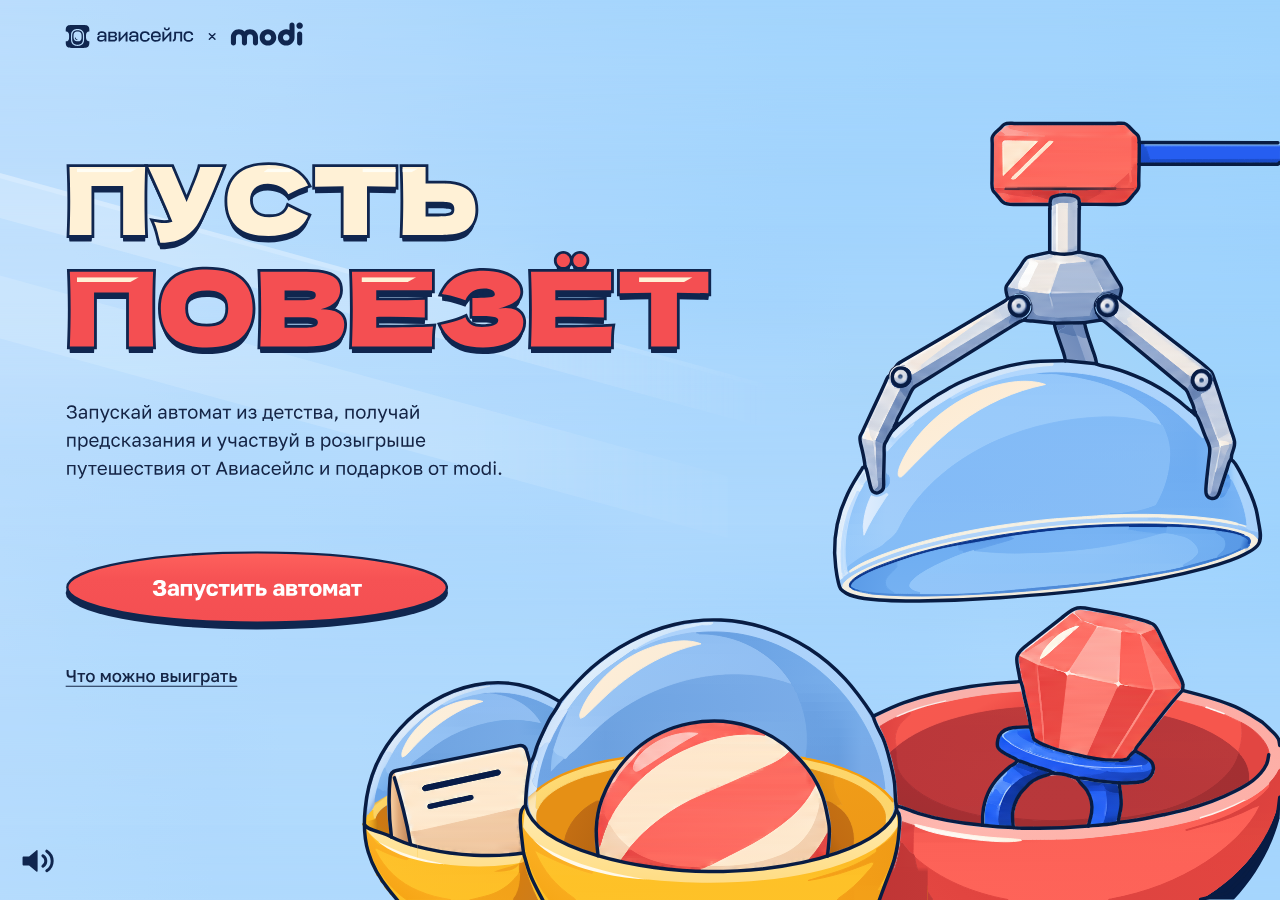
<file: index.html>
<!doctype html>
<html lang="ru" style="background-color:#b1dafa">
<head>
  <meta charset="utf-8">
  <meta name="viewport" content="width=device-width, initial-scale=1, viewport-fit=cover">
  <meta name="description" content="Пусть повезёт — игра с капсулами и предсказаниями, концепт для портфолио.">
  <title>Пусть повезёт</title>
  <link rel="icon" href="data:,">
  <link rel="modulepreload" href="play/sound.js?v=12">
  <link rel="modulepreload" href="play/sound-map.js?v=7">
  <style>
    html, body { height: 100%; margin: 0; overflow: hidden; overscroll-behavior: none; }
    .screen-frame { position: fixed; inset: 0; width: 100%; height: 100%; border: 0; opacity: 1; background: transparent; }
    .screen-frame[data-waiting] { opacity: 0; pointer-events: none; }
    @media (prefers-reduced-motion: no-preference) {
      .screen-frame { transition: opacity 260ms cubic-bezier(.22,1,.36,1); }
    }
    .safe-area {
      position: fixed;
      visibility: hidden;
      pointer-events: none;
      padding: env(safe-area-inset-top) env(safe-area-inset-right) env(safe-area-inset-bottom) env(safe-area-inset-left);
    }
  </style>
  <script src="play/shell.js?v=12" type="module"></script>
</head>
<body>
  <div class="safe-area" aria-hidden="true"></div>
  <noscript><a href="play/">Открыть игру</a></noscript>
  <script>
    // The first screen starts loading at once; shell.js takes it over when it arrives.
    window.pustPovezyotBoot = true;
    (function () {
      var allowed = /^(play|raffle-light-v14)\//;
      var route = location.hash.indexOf('#/') === 0 ? location.hash.slice(2) : '';
      var open = new URLSearchParams(location.search).get('state') === 'open';
      if (!allowed.test(route) || /[\\:]|\.\./.test(route.split('?')[0])) route = open ? 'play/?state=open' : 'play/';
      var frame = document.createElement('iframe');
      frame.className = 'screen-frame';
      frame.title = 'Пусть повезёт';
      frame.allow = 'autoplay';
      frame.setAttribute('data-waiting', '');
      frame.setAttribute('data-route', route);
      frame.src = route;
      document.body.appendChild(frame);
    })();
  </script>
</body>
</html>
</file>
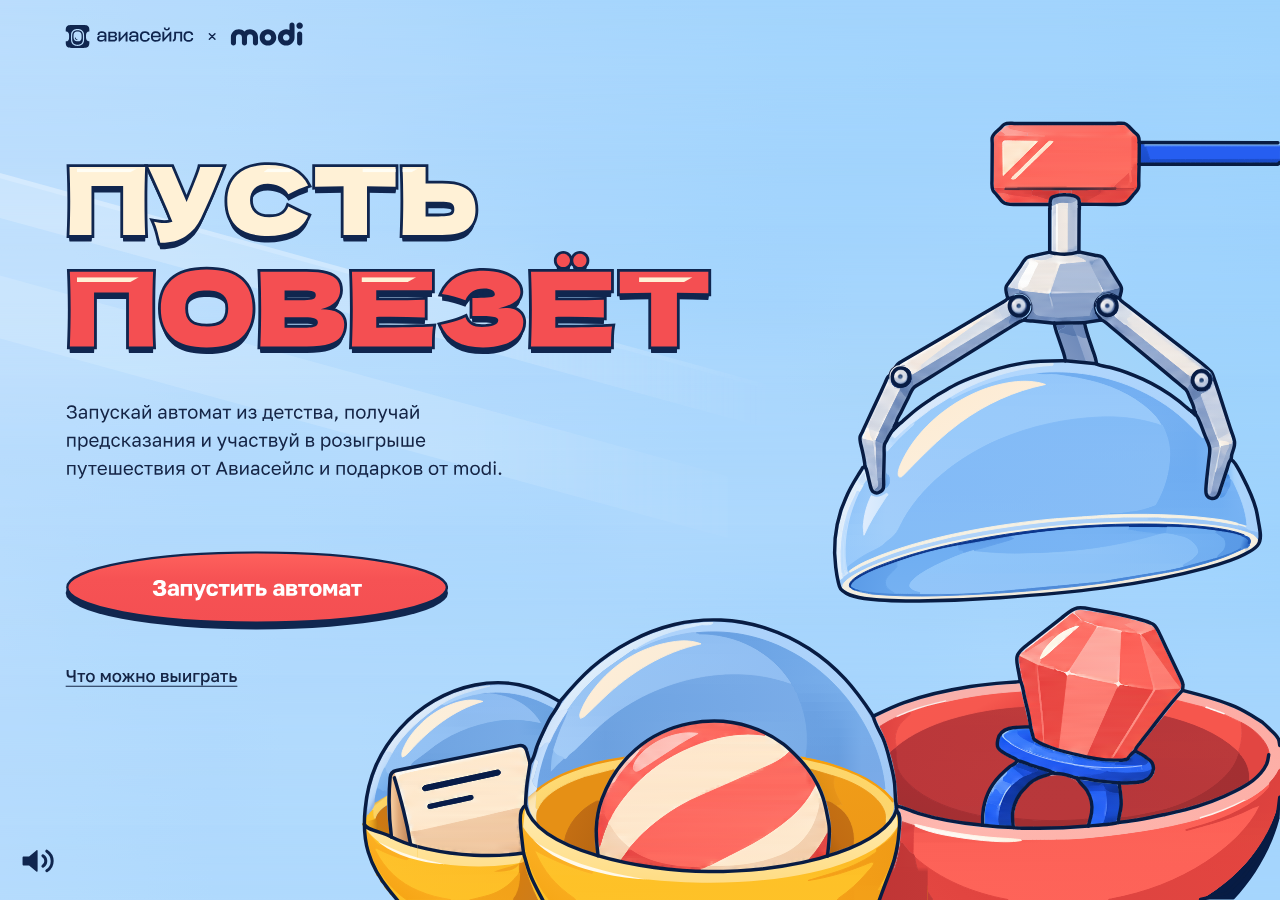
<file: play/index.html>
<!doctype html>
<html lang="ru" style="background-color:#b1dafa">
<head>
  <meta charset="utf-8">
  <meta name="viewport" content="width=device-width, initial-scale=1, viewport-fit=cover">
  <title>Пусть повезёт</title>
  <link rel="icon" href="data:,">
  <link rel="modulepreload" href="screen.js?v=12">
  <link rel="modulepreload" href="sound.js?v=12">
  <link rel="modulepreload" href="sound-map.js?v=7">
  <link rel="stylesheet" href="../raffle-light-v14/styles.css?v=10">
  <link rel="stylesheet" href="game.css?v=11">
  <link rel="modulepreload" href="outcomes.js?v=11">
  <script>
    if (new URLSearchParams(location.search).get('view') === 'prediction') {
      document.documentElement.dataset.prediction = '';
    } else {
      for (const file of ['machine-body', 'machine-grabber']) {
        const preload = document.createElement('link');
        preload.rel = 'preload';
        preload.as = 'image';
        preload.href = `assets/${file}.svg?v=5`;
        preload.fetchPriority = 'high';
        document.head.append(preload);
      }
    }
  </script>
  <script src="game.js?v=25" type="module" blocking="render"></script>
  <script src="../raffle-light-v14/press.js?v=3" defer></script>
</head>
<body class="game">
  <main id="game">
    <section id="start" class="scene" aria-label="Старт игры">
      <div class="desktop">
        <div class="desktop-hero machine-illustration" aria-hidden="true">
          <img class="machine-body" fetchpriority="high" data-src="assets/machine-body.svg?v=5" alt="" width="1040" height="878" data-fallback="assets/vending-machine.svg" fetchpriority="high">
          <img class="machine-grabber" data-src="assets/machine-grabber.svg?v=5" alt="" width="515" height="447">
        </div>
        <div class="desktop-start-copy">
          <a class="home-link desktop-brand" data-action="home" href="./" aria-label="На первый экран"><img src="assets/partners.svg" loading="lazy" alt="Авиасейлс × modi" width="257" height="35"></a>
          <div class="desktop-start-content">
            <img class="desktop-interface" data-src="assets/desktop-start-ui.svg?v=6" alt="" width="1366" height="900" fetchpriority="high">
            <h1 class="sr-only">Пусть повезёт</h1>
            <p class="sr-only">Запускай автомат из детства, получай предсказания и участвуй в розыгрыше путешествия от Авиасейлс и подарков от modi.</p>
            <a class="hotspot launch" data-action="launch" href="capsule.html"><img class="hotspot-art" src="assets/launch-face.svg" alt="" width="408" height="84" loading="lazy"><span class="sr-only">Запустить автомат</span></a>
            <a class="hotspot prizes" data-action="prizes" href="../raffle-light-v14/?from=game"><img class="hotspot-art" src="assets/prizes-label.svg" alt="" width="191" height="42" loading="lazy"><span class="sr-only">Что можно выиграть</span></a>
          </div>
        </div>
      </div>
      <div class="compact">
        <header class="compact-header">
          <a class="home-link" data-action="home" href="./" aria-label="На первый экран"><img src="assets/partners.svg" alt="Авиасейлс × modi" width="257" height="35"></a>
        </header>
        <h1 class="compact-title"><img src="assets/title.svg" alt="Пусть повезёт" width="694" height="208"></h1>
        <p class="compact-intro">Запускай автомат из&nbsp;детства, получай предсказания и&nbsp;участвуй в&nbsp;розыгрыше путешествия от&nbsp;Авиасейлс и&nbsp;подарков от&nbsp;modi.</p>
        <div class="compact-machine machine-illustration" aria-hidden="true">
          <img class="machine-body" fetchpriority="high" data-src="assets/machine-body.svg?v=5" alt="" width="1040" height="878" data-fallback="assets/vending-machine.svg" fetchpriority="high">
          <img class="machine-grabber" data-src="assets/machine-grabber.svg?v=5" alt="" width="515" height="447">
        </div>
        <div class="compact-start-actions">
          <a class="arcade-button" data-action="launch" href="capsule.html">Запустить автомат</a>
          <a class="game-link" data-action="prizes" href="../raffle-light-v14/?from=game">Что можно выиграть</a>
        </div>
      </div>
    </section>
    <section id="prediction" class="scene" aria-label="Предсказание" hidden>
      <div class="desktop">
        <div class="desktop-result-copy">
          <a class="home-link desktop-brand desktop-result-brand" data-action="home" href="./" aria-label="На первый экран"><img src="assets/partners.svg" loading="lazy" alt="Авиасейлс × modi" width="257" height="35"></a>
          <div class="outcome-illustration desktop-reward">
            <img class="desktop-ring" alt="Кольцо с красным камнем в открытой капсуле" width="578" height="612" data-outcome-art>
          </div>
          <img class="desktop-interface" data-src="assets/desktop-result-ui.svg?v=7" alt="" width="1440" height="900" fetchpriority="high">
          <article class="desktop-outcome sr-only">
            <h1 data-outcome-title>Тебе сделают предложение.</h1>
            <p data-outcome-text>Заказать пиццу и никуда не идти.</p>
          </article>
          <a class="hotspot to-raffle" data-action="raffle" href="../raffle-light-v14/?from=game"><img class="hotspot-art" src="assets/raffle-face.svg" alt="" width="346" height="81" loading="lazy"><span class="sr-only">К розыгрышу</span></a>
          <a class="hotspot again" data-action="again" href="capsule.html?spin=1"><img class="hotspot-art" src="assets/again-face.svg" alt="" width="224" height="81" loading="lazy"><span class="sr-only">Ещё капсула</span></a>
        </div>
      </div>
      <div class="compact">
        <header class="compact-header">
          <a class="home-link" data-action="home" href="./" aria-label="На первый экран"><img src="assets/partners.svg" alt="Авиасейлс × modi" width="257" height="35"></a>
        </header>
        <div class="outcome-illustration compact-reward">
          <img class="compact-ring" alt="Кольцо с красным камнем в открытой капсуле" width="578" height="612" data-outcome-art>
        </div>
        <article class="paper">
          <h1 data-outcome-title>Тебе сделают предложение.</h1>
          <p data-outcome-text>Заказать пиццу и никуда не идти.</p>
        </article>
        <div class="compact-result-actions">
          <a class="arcade-button" data-action="raffle" href="../raffle-light-v14/?from=game">К розыгрышу</a>
          <a class="arcade-button secondary" data-action="again" href="capsule.html?spin=1">Ещё капсула</a>
        </div>
      </div>
    </section>
  </main>
</body>
</html>
</file>
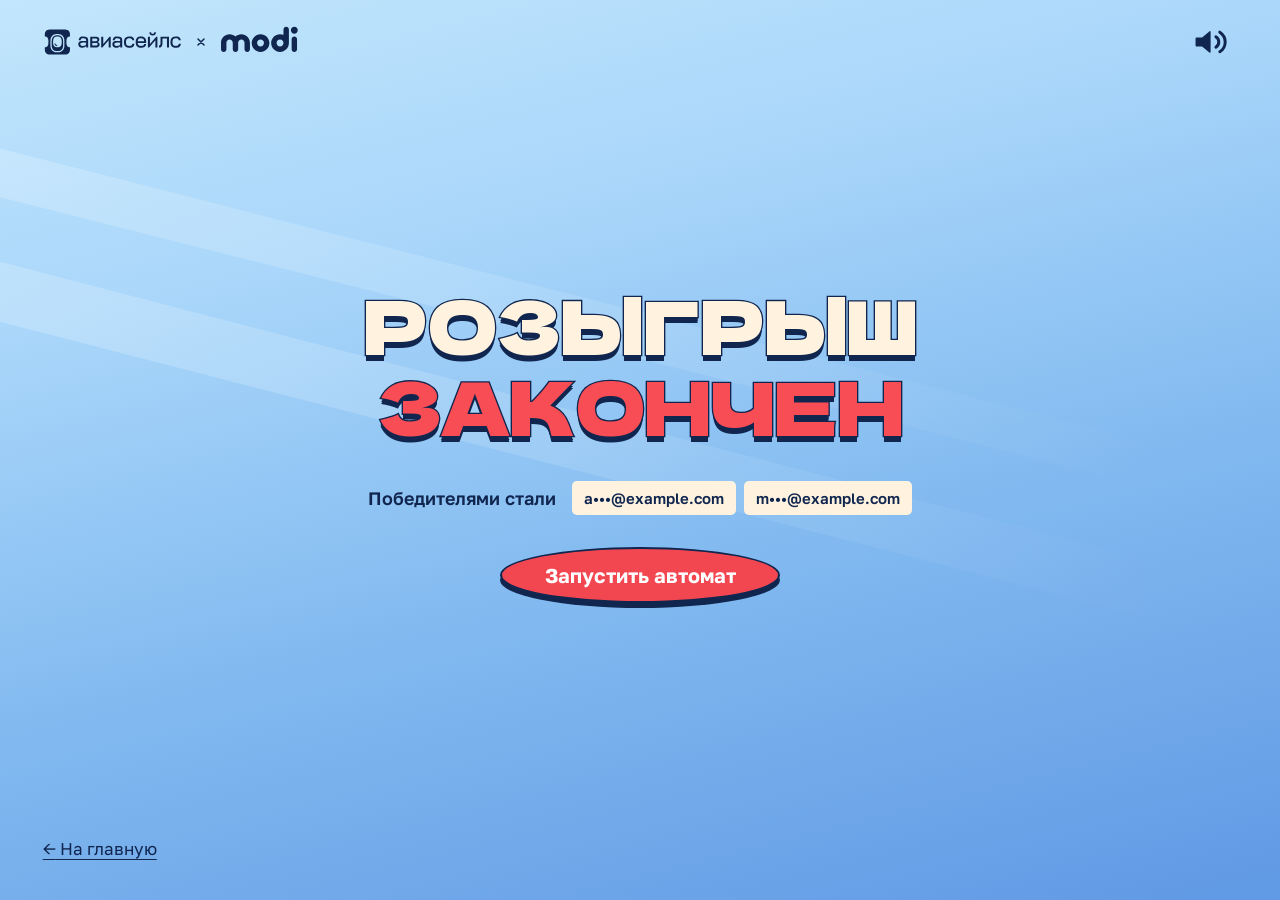
<file: raffle-light-v14/index.html>
<!doctype html>
<html lang="ru" style="background-color:#b7e1fd">
<head>
  <meta charset="utf-8">
  <meta name="viewport" content="width=device-width, initial-scale=1, viewport-fit=cover">
  <title>Розыгрыш закончен · Пусть повезёт</title>
  <link rel="icon" href="data:,">
  <link rel="modulepreload" href="../play/screen.js?v=12">
  <link rel="modulepreload" href="../play/sound.js?v=12">
  <link rel="modulepreload" href="../play/sound-map.js?v=7">
  <link rel="stylesheet" href="styles.css?v=10">
  <script src="press.js?v=3" defer></script>
  <script src="preview.js?v=2" defer blocking="render"></script>
  <script src="sound.js?v=12" type="module"></script>
</head>
<body class="raffle-page">
  <div class="screen">
    <svg class="reflection" viewBox="0 0 1440 900" preserveAspectRatio="xMidYMid slice" aria-hidden="true">
      <defs>
        <linearGradient id="reflection-fade">
          <stop stop-color="#effaff" stop-opacity=".27"/>
          <stop offset=".42" stop-color="#effaff" stop-opacity=".17"/>
          <stop offset="1" stop-color="#effaff" stop-opacity="0"/>
        </linearGradient>
      </defs>
      <path d="M0 128 1240 445V490L0 177ZM0 241 1240 563V621L0 301Z" fill="url(#reflection-fade)"/>
    </svg>
    <header class="header">
      <a class="home-link" href="../play/" aria-label="На первый экран"><img class="partners" src="../play/assets/partners.svg" alt="Авиасейлс × modi" width="257" height="35"></a>
    </header>
    <main class="content" aria-labelledby="raffle-title">
      <h1 id="raffle-title">Розыгрыш <span id="title-end">закончен</span></h1>
      <p class="intro" id="intro" hidden>Разыгрываем путешествие от&nbsp;Авиасейлс<br class="desktop-break"> и&nbsp;подарочные карты modi.</p>
      <section class="winners" id="winners" aria-labelledby="winners-title">
        <h2 id="winners-title">Победителями стали</h2>
        <ul class="winner-list">
          <li class="winner-email">a•••@example.com</li>
          <li class="winner-email">m•••@example.com</li>
        </ul>
      </section>
      <form class="ticket" id="entry" aria-label="Заявка на участие" hidden>
        <label for="email">Электронная почта</label>
        <div class="form-row">
          <input id="email" type="email" placeholder="you@example.com" required autocomplete="email" aria-describedby="entry-helper">
          <button class="arcade-button" type="submit">Участвовать</button>
        </div>
        <p id="entry-helper" class="helper" aria-live="polite">Демо-форма. Почта никуда не&nbsp;отправляется.</p>
      </form>
      <a id="restart" class="arcade-button restart" href="../play/capsule.html?spin=1">Запустить автомат</a>
    </main>
    <footer class="footer">
      <a href="../play/"><span aria-hidden="true">←</span> На главную</a>
    </footer>
  </div>
</body>
</html>
</file>
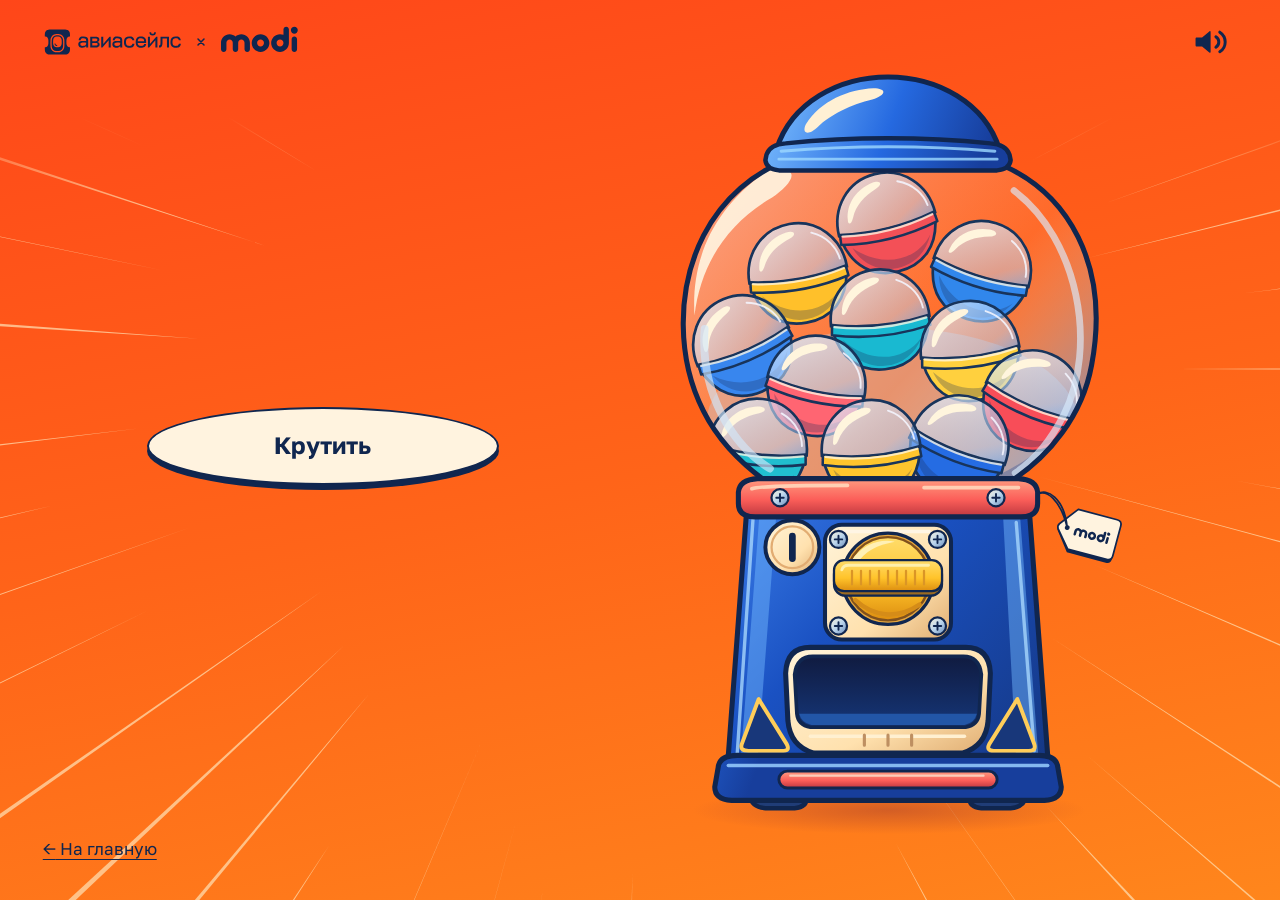
<file: play/capsule.html>
<!doctype html>
<html lang="ru" style="background-color:#ff6821">
<head>
  <meta charset="utf-8">
  <meta name="viewport" content="width=device-width, initial-scale=1, viewport-fit=cover">
  <title>Автомат · Пусть повезёт</title>
  <link rel="icon" href="data:,">
  <link rel="modulepreload" href="screen.js?v=12">
  <link rel="modulepreload" href="sound.js?v=12">
  <link rel="modulepreload" href="sound-map.js?v=7">
  <link rel="stylesheet" href="../raffle-light-v14/styles.css?v=10">
  <link rel="stylesheet" href="capsule.css?v=10">
  <link rel="preload" href="assets/vending-machine.svg" as="fetch" crossorigin>
  <link rel="modulepreload" href="outcomes.js?v=11">
  <script src="capsule.js?v=23" type="module"></script>
  <script src="../raffle-light-v14/press.js?v=3" defer></script>
</head>
<body>
  <div class="screen capsule-screen">
    <div class="vending-rays" aria-hidden="true"><span></span><span></span></div>
    <header class="header">
      <a class="home-link" href="./" aria-label="На первый экран"><img class="partners" src="assets/partners.svg" alt="Авиасейлс × modi" width="257" height="35"></a>
    </header>
    <main class="capsule-stage" data-phase="loading" aria-busy="true">
      <form class="capsule-form" action="./" method="get">
        <input type="hidden" name="view" value="prediction">
        <input type="hidden" name="state" value="open" disabled>
        <input type="hidden" name="prize" disabled>
        <div class="vending-controls">
          <p class="vending-status" role="status"></p>
          <button class="arcade-button vending-trigger" type="button" disabled>Крутить</button>
        </div>
        <div class="vending-frame">
          <div class="vending-machine">
            <div class="vending-art"></div>
            <button class="vending-dial" type="button" aria-label="Повернуть ручку автомата" disabled></button>
            <div class="vending-outlet" hidden aria-hidden="true"><img src="assets/closed-capsule.svg" width="440" height="440" alt=""></div>
          </div>
        </div>
        <button class="capsule-action" type="submit" aria-label="Открыть капсулу" hidden disabled>
          <span class="capsule-roll">
            <img class="capsule-art" src="assets/closed-capsule.svg" alt="" width="440" height="440" fetchpriority="high">
            <span class="capsule-shell capsule-shell-top"></span>
            <span class="capsule-shell capsule-shell-bottom"></span>
          </span>
          <span class="capsule-label" aria-hidden="true">Открыть капсулу</span>
        </button>
      </form>
      <noscript>Чтобы запустить автомат, включи JavaScript.</noscript>
    </main>
    <footer class="footer">
      <a href="./"><span aria-hidden="true">←</span> На главную</a>
    </footer>
  </div>
</body>
</html>
</file>
<file: raffle-light-v14/styles.css>
@font-face {
  font-family: Dela;
  src: url(assets/dela-cyrillic-latin.woff2) format('woff2');
  font-display: swap;
}
@font-face {
  font-family: Golos;
  src: url(assets/golos-text.woff2) format('woff2');
  font-weight: 100 900;
  font-display: swap;
}
:root {
  --ink: #10264f;
  --cream: #fff3df;
  --coral: #f94d55;
  --edge: clamp(16px, 3.34vw, 64px);
  --edge-left: max(var(--edge), var(--safe-left, env(safe-area-inset-left, 0px)));
  --edge-right: max(var(--edge), var(--safe-right, env(safe-area-inset-right, 0px)));
}
* { box-sizing: border-box; }
body { margin: 0; font-family: Golos, sans-serif; color: var(--ink); }
[hidden] { display: none !important; }

@media (prefers-reduced-motion: no-preference) {
  @view-transition { navigation: auto; }

  ::view-transition-old(root) {
    animation: none;
    mix-blend-mode: normal;
  }

  ::view-transition-new(root) {
    animation: screen-arrival 260ms cubic-bezier(.22,1,.36,1) both;
    mix-blend-mode: normal;
  }

  @keyframes screen-arrival { from { opacity: 0; } }
}

.screen {
  position: relative;
  isolation: isolate;
  display: grid;
  grid-template-rows: auto 1fr auto;
  min-height: 100svh;
  background: linear-gradient(166deg, #c2e6fc 0%, #a9d6fa 28%, #82baf0 60%, #6099e4 100%);
}
.reflection {
  position: absolute;
  z-index: -1;
  inset: 0;
  width: 100%;
  height: 100%;
  pointer-events: none;
}
.header {
  display: flex;
  align-items: center;
  justify-content: space-between;
  gap: 20px;
  padding: max(24px, var(--safe-top, env(safe-area-inset-top, 0px))) max(var(--edge-right), 6.4vw) 0 var(--edge-left);
}
.header img { display: block; height: auto; }
.partners { width: min(50vw, 257px); }
.wordmark { width: min(27vw, 170px); }
.content {
  align-self: center;
  justify-self: center;
  width: min(calc(100% - 2 * var(--edge)), 1000px);
  margin: clamp(48px, 7.5vh, 80px) auto;
  text-align: center;
}
h1 {
  margin: 0;
  color: var(--cream);
  font: 400 clamp(32px, 5.75vw, 88px)/1.1 Dela, sans-serif;
  letter-spacing: -.016em;
  text-transform: uppercase;
  -webkit-text-stroke: 2.7px var(--ink);
  paint-order: stroke fill;
  text-shadow: 0 4px 0 var(--ink), 0 6px 0 var(--ink);
}
h1 span { display: block; color: var(--coral); }
.intro {
  margin: 28px auto 0;
  max-width: 32em;
  font-size: clamp(18px, 1.6vw, 23px);
  line-height: 1.42;
  text-wrap: pretty;
}
.winners {
  display: flex;
  align-items: center;
  justify-content: center;
  flex-wrap: wrap;
  gap: 10px 16px;
  margin: 36px auto 0;
}
.winners h2 { margin: 0; font-size: 18px; font-weight: 600; line-height: 1.35; }
.winner-list {
  display: flex;
  justify-content: center;
  flex-wrap: wrap;
  gap: 8px;
  margin: 0;
  padding: 0;
  list-style: none;
}
.winner-email {
  padding: 7px 12px;
  border-radius: 5px;
  background: var(--cream);
  font-size: 15px;
  font-weight: 600;
  line-height: 1.35;
}
.ticket {
  position: relative;
  isolation: isolate;
  width: min(100%, 740px);
  margin: 32px auto 0;
  padding: 24px 36px 22px;
  text-align: left;
}
.ticket::before, .ticket::after {
  position: absolute;
  z-index: -1;
  inset: 0;
  content: '';
  border-radius: 5px;
  mask: radial-gradient(circle at left, transparent 10px, #000 10.8px) left / 51% 100% no-repeat,
        radial-gradient(circle at right, transparent 10px, #000 10.8px) right / 51% 100% no-repeat;
}
.ticket::before { background: var(--ink); transform: translateY(2px); }
.ticket::after { background: var(--cream); }
label { display: block; margin: 0 0 8px; font-size: 16px; font-weight: 600; }
.form-row { display: grid; grid-template-columns: minmax(0, 1fr) 222px; gap: 20px; align-items: center; }
input {
  width: 100%;
  min-width: 0;
  height: 56px;
  padding: 0 16px;
  border: 1px solid #778da9;
  border-radius: 7px;
  background: #fffdfa;
  color: var(--ink);
  font: 400 18px/1.35 Golos, sans-serif;
}
input::placeholder { color: #52667f; opacity: 1; }
.arcade-button {
  display: inline-flex;
  min-height: 56px;
  align-items: center;
  justify-content: center;
  padding: 10px 28px;
  border: 2px solid var(--ink);
  border-radius: 50%;
  color: white;
  background: #f24751;
  box-shadow: 0 5px 0 var(--ink);
  cursor: pointer;
  font: 700 20px/1.25 Golos, sans-serif;
  text-decoration: none;
}
.arcade-button:hover { background: #e83d48; }
.arcade-button:is(:enabled:active, a:active, [data-pressed]) {
  box-shadow: 0 2px 0 var(--ink);
  translate: 0 3px;
  filter: brightness(.97);
}

:is(.game-link, .footer a):is(:active, [data-pressed]) {
  translate: 0 2px;
  opacity: .76;
}

@media (prefers-reduced-motion: no-preference) {
  :is(.arcade-button, .game-link, .footer a) {
    transition: translate 85ms ease-out, box-shadow 85ms ease-out, opacity 85ms ease-out, filter 85ms ease-out;
  }
}

@media (prefers-reduced-motion: reduce) {
  :is(.arcade-button, .game-link, .footer a):is(:active, [data-pressed]) { translate: none; }
}
:where(button, input, a):focus-visible { outline: 2px solid var(--ink); outline-offset: 4px; }
.helper { margin: 13px 0 0; font-size: 14px; line-height: 1.4; }
.restart { margin-top: 32px; min-width: 280px; }
.footer { padding: 0 var(--edge-right) max(29px, var(--safe-bottom, env(safe-area-inset-bottom, 0px))) var(--edge-left); font-size: 17px; line-height: 1.4; }
.footer a { position: relative; display: inline-block; min-width: 44px; padding-block: 11px; line-height: 22px; color: var(--ink); text-underline-offset: 4px; }
@media (max-width: 740px) {
  h1 { -webkit-text-stroke-width: 2px; text-shadow: 0 3px 0 var(--ink), 0 4px 0 var(--ink); }
  .header { padding-right: var(--edge-right); }
  .ticket { padding: 20px 24px; }
  .form-row { grid-template-columns: 1fr; gap: 12px; }
  .arcade-button { justify-self: center; min-width: 210px; }
  .desktop-break { display: none; }
  .footer { padding-bottom: max(14px, var(--safe-bottom, env(safe-area-inset-bottom, 0px))); }
}
@media (max-width: 380px) {
  h1 { font-size: 29px; }
  .intro { font-size: 17px; }
  .restart { min-width: 0; width: 100%; }
}

@media (max-height: 640px) {
  .raffle-page .header {
    padding-top: max(14px, var(--safe-top, env(safe-area-inset-top, 0px)));
  }

  .raffle-page .content {
    margin-block: clamp(16px, 4svh, 32px);
  }

  .raffle-page h1 {
    font-size: clamp(27px, min(5.75vw, 10svh), 58px);
  }

  .raffle-page :is(.winners, .intro, .ticket, .restart) {
    margin-top: clamp(12px, 3.5svh, 22px);
  }

  .raffle-page .winners { gap: 6px 10px; }
  .raffle-page .footer { padding-bottom: max(6px, var(--safe-bottom, env(safe-area-inset-bottom, 0px))); }
  .raffle-page .arcade-button { min-height: 48px; font-size: 18px; }
}

@media (min-width: 560px) and (max-height: 640px) and (min-aspect-ratio: 5/4) {
  .raffle-page .header .wordmark { width: min(22vw, 122px); }
  .raffle-page .intro { font-size: 17px; }
  .raffle-page .winner-email { font-size: 14px; }
  .raffle-page .winners h2 { font-size: 16px; }
  .raffle-page .ticket { max-width: 620px; padding: 13px 23px; }
  .raffle-page .form-row { grid-template-columns: minmax(0, 1fr) auto; gap: 12px; }
  .raffle-page input { height: 48px; font-size: 16px; }
  .raffle-page .form-row .arcade-button { min-width: 148px; padding-inline: 18px; }
  .raffle-page .helper { margin-top: 8px; }
}

/* Laptops with browser bars */
@media (min-width: 741px) and (min-height: 641px) and (max-height: 799px) {
  .raffle-page .content { margin-block: clamp(14px, 3svh, 28px); }
  .raffle-page h1 { font-size: min(5.75vw, 9.8svh); }
  .raffle-page :is(.intro, .ticket, .winners, .restart) { margin-top: clamp(16px, 3svh, 24px); }
  .raffle-page .footer { padding-bottom: max(12px, var(--safe-bottom, env(safe-area-inset-bottom, 0px))); }
}

/* Phones on their side */
@media (min-width: 480px) and (max-height: 460px) and (min-aspect-ratio: 5/4) {
  .raffle-page .header { padding-top: max(10px, var(--safe-top, env(safe-area-inset-top, 0px))); }
  .raffle-page .header .partners { width: min(36vw, 186px); }
  .raffle-page .header .wordmark { width: min(18vw, 92px); }
  .raffle-page .content { margin-block: 4px; }
  .raffle-page h1 { font-size: clamp(22px, 7.4svh, 34px); }
  .raffle-page .intro { max-width: none; margin-top: 10px; font-size: 14px; line-height: 1.3; }
  .raffle-page .desktop-break { display: none; }
  .raffle-page :is(.ticket, .winners, .restart) { margin-top: clamp(7px, 3svh, 16px); }
  .raffle-page .ticket { padding: 7px 22px; }
  .raffle-page .ticket label { margin-bottom: 3px; font-size: 14px; }
  .raffle-page .form-row { grid-template-columns: minmax(0, 1fr) auto; }
  .raffle-page input { height: 44px; }
  .raffle-page .arcade-button { min-height: 44px; }
  .raffle-page .helper { margin-top: 4px; font-size: 12px; line-height: 1.25; }
  .raffle-page .footer { padding-bottom: var(--safe-bottom, env(safe-area-inset-bottom, 0px)); font-size: 15px; }
}

/* Large monitors and TVs. --u is one pixel of the 1700 x 950 composition. */
@media (min-width: 1700px) and (min-height: 950px) {
  :root { --u: min(100vw / 1700, 100svh / 950); }
  .header .partners { width: calc(257 * var(--u)); }
  .header .wordmark { width: calc(170 * var(--u)); }
  .header { padding-top: calc(24 * var(--u)); }
  .footer { padding-bottom: calc(29 * var(--u)); font-size: calc(17 * var(--u)); }
  .raffle-page .content { width: calc(1000 * var(--u)); }
  .raffle-page h1 {
    font-size: calc(88 * var(--u));
    -webkit-text-stroke-width: calc(2.7 * var(--u));
    text-shadow: 0 calc(4 * var(--u)) 0 var(--ink), 0 calc(6 * var(--u)) 0 var(--ink);
  }
  .raffle-page .intro { margin-top: calc(28 * var(--u)); font-size: calc(23 * var(--u)); }
  .raffle-page .winners { margin-top: calc(36 * var(--u)); gap: calc(10 * var(--u)) calc(16 * var(--u)); }
  .raffle-page .winners h2 { font-size: calc(18 * var(--u)); }
  .raffle-page .winner-list { gap: calc(8 * var(--u)); }
  .raffle-page .winner-email { padding: calc(7 * var(--u)) calc(12 * var(--u)); border-radius: calc(5 * var(--u)); font-size: calc(15 * var(--u)); }
  .raffle-page .ticket { width: calc(740 * var(--u)); margin-top: calc(32 * var(--u)); padding: calc(24 * var(--u)) calc(36 * var(--u)) calc(22 * var(--u)); }
  .raffle-page label { margin-bottom: calc(8 * var(--u)); font-size: calc(16 * var(--u)); }
  .raffle-page .form-row { grid-template-columns: minmax(0, 1fr) calc(222 * var(--u)); gap: calc(20 * var(--u)); }
  .raffle-page input { height: calc(56 * var(--u)); padding-inline: calc(16 * var(--u)); border-radius: calc(7 * var(--u)); font-size: calc(18 * var(--u)); }
  .raffle-page .arcade-button {
    min-height: calc(56 * var(--u));
    border-width: calc(2 * var(--u));
    box-shadow: 0 calc(5 * var(--u)) 0 var(--ink);
    font-size: calc(20 * var(--u));
  }
  .raffle-page .arcade-button:is(:enabled:active, a:active, [data-pressed]) { box-shadow: 0 calc(2 * var(--u)) 0 var(--ink); }
  .raffle-page .restart { min-width: calc(280 * var(--u)); margin-top: calc(32 * var(--u)); }
  .raffle-page .helper { margin-top: calc(13 * var(--u)); font-size: calc(14 * var(--u)); }
}

/* Tablets upright */
@media (min-width: 700px) and (min-height: 850px) and (max-aspect-ratio: 5/4) {
  .raffle-page h1 { font-size: min(8.4vw, 84px); }
  .raffle-page .intro { margin-top: 34px; font-size: clamp(21px, 2.8vw, 27px); }
  .raffle-page .ticket { width: 100%; margin-top: 40px; padding: 32px 40px; }
  .raffle-page label { font-size: 19px; }
  .raffle-page input { height: 64px; font-size: 21px; }
  .raffle-page .arcade-button { min-height: 66px; font-size: 22px; }
  .raffle-page .helper { font-size: 16px; }
  .raffle-page .winners h2 { font-size: 22px; }
  .raffle-page .winner-email { font-size: 19px; }
}

/* Sound switch */
.sound-toggle {
  --sound-size: clamp(44px, min(4.2vw, 6.4svh), 88px);
  flex: none;
  display: grid;
  place-items: center;
  width: var(--sound-size);
  height: var(--sound-size);
  margin: 0;
  padding: 0;
  border: 0;
  border-radius: 50%;
  background: transparent;
  color: var(--ink);
  cursor: pointer;
  touch-action: manipulation;
  -webkit-tap-highlight-color: transparent;
}
.sound-toggle svg { width: 78%; height: 78%; pointer-events: none; }
.sound-toggle .sound-slash { display: none; }
.sound-toggle[aria-pressed="true"] svg { scale: .78; }
.sound-toggle[aria-pressed="true"] .sound-slash { display: block; }
.sound-toggle[aria-pressed="true"] .sound-waves { display: none; }
.sound-toggle:is(:active, [data-pressed]) svg { scale: .88; }
@media (prefers-reduced-motion: no-preference) {
  .sound-toggle svg { transition: scale 180ms cubic-bezier(.2,.8,.2,1); }
}
.header { column-gap: clamp(6px, 1.2vw, 24px); padding-right: var(--edge-right); }
.header .wordmark { margin-left: auto; }
.compact-header { column-gap: 8px; }
.compact-header .compact-wordmark { margin-left: auto; }
.sound-toggle-start, .sound-toggle-result { position: absolute; z-index: 2; }
.sound-toggle-start { left: max(10px, .8vw); bottom: max(10px, 1.4svh); }
.sound-toggle-result { right: max(8px, 1vw); top: max(8px, 2svh); }
@media (max-width: 559px) and (max-aspect-ratio: 5/4) {
  .header .partners, .compact-header img:first-child { width: min(42vw, 220px); }
  .header .wordmark, .compact-header .compact-wordmark { width: min(24vw, 112px); }
}
/* The button keeps its 44 px target without making the header taller. */
.header .sound-toggle, .compact-header .sound-toggle { margin-block: -10px; }
@media (max-height: 460px) {
  .compact-header .sound-toggle { position: relative; top: 6px; }
}
/* The partners logo leads back to the first screen; the link adds no box, so the header keeps its layout. */
.header .home-link, .compact-header .home-link { display: contents; }
.home-link:focus-visible img { outline: 3px solid currentColor; outline-offset: 4px; border-radius: 4px; }
.header .sound-toggle, .compact-header .sound-toggle { margin-left: auto; }
</file>
<file: play/game.css>
.game {
  background: #b1dafa;
}

.scene {
  min-height: 100svh;
}

html[data-prediction] #start { display: none; }

.desktop {
  display: none;
  position: relative;
  height: 100svh;
  overflow: hidden;
  background: url(assets/desktop-sky.svg) center / 100% 100% no-repeat;
}

.desktop-hero {
  position: absolute;
  right: 0;
  bottom: 0;
  display: block;
  width: min(72.222222vw, 115.555556svh);
  height: auto;
}

.desktop-hero:has([data-fallback-active]) {
  right: 6vw;
  bottom: 4svh;
  width: min(39vw, 57svh);
}

.machine-illustration {
  aspect-ratio: 1040 / 878;
}

.machine-illustration:not([data-loaded], :has([data-fallback-active])) { opacity: 0; }

.machine-body {
  display: block;
  width: 100%;
  height: auto;
}

.machine-grabber {
  position: absolute;
  top: calc(100% * 99 / 878);
  left: calc(100% * 525 / 1040);
  width: calc(100% * 515 / 1040);
  height: auto;
  transform-origin: calc(100% * 272 / 515) calc(100% / 447);
}

.machine-illustration:has([data-fallback-active]) .machine-grabber {
  visibility: hidden;
}

@media (prefers-reduced-motion: no-preference) {
  .machine-illustration[data-loaded] .machine-grabber {
    animation: grabber-sway 6.8s -1.7s ease-in-out infinite;
  }

  @keyframes grabber-sway {
    from, to { transform: rotate(-1.65deg); }
    50% { transform: rotate(1.65deg); }
  }
}

.outcome-illustration {
  position: relative;
  aspect-ratio: 578 / 612;
}

.outcome-illustration::before {
  position: absolute;
  inset: 0;
  background: var(--prediction-shell) center / contain no-repeat;
  opacity: 0;
  content: '';
}

.outcome-illustration:has(img[data-waiting])::before { opacity: 1; }

.outcome-illustration img {
  position: absolute;
  inset: 0;
  width: 100%;
  height: 100%;
  object-fit: contain;
}

.outcome-illustration img[data-waiting] { opacity: 0; }

.desktop-start-copy {
  --ui-max: max(1502.6px, min(78.260417vw, 139.12963svh));
  --frame-inset: max(0px, (100vw - max(1920px, min(100vw, 177.777778svh))) / 2);
  position: absolute;
  top: 0;
  left: calc(var(--frame-inset) + max(16px, min(.833333vw, 1.481481svh)) + clamp(14px, 1.4vw, 26px));
  width: min(100%, max(1229.4px, 151.777778svh), var(--ui-max));
  aspect-ratio: 1366 / 900;
}

.desktop-start-content {
  position: absolute;
  inset: 0;
  /* The artwork starts at x=136 and the logo ink starts at x=33.8 on the same grid. */
  translate: -7.4817%;
}

.desktop-brand {
  position: absolute;
  top: 2.333333%;
  left: 2.342606%;
  width: 18.814056%;
  height: auto;
}

@media (max-height: 819px) {
  .desktop-start-copy { top: -12px; }
  .desktop-brand { top: 4.111111%; }
}

.desktop-result-copy {
  position: absolute;
  top: 50%;
  left: 50%;
  width: min(100%, 160svh);
  aspect-ratio: 8 / 5;
  transform: translate(-50%, -50%);
  container-type: inline-size;
}

.desktop-outcome:not(.sr-only) {
  position: absolute;
  top: 37.45%;
  left: 55%;
  width: 35%;
}

.desktop-outcome h1 {
  color: var(--ink);
  font: 400 3.055556cqw/1.24 Dela, sans-serif;
  letter-spacing: normal;
  text-transform: none;
  -webkit-text-stroke: 0;
  text-shadow: none;
}

.desktop-outcome p {
  margin: 1.65cqw 0 0;
  font-size: 1.944444cqw;
  line-height: 1.32;
  text-wrap: pretty;
}

.desktop-result-brand {
  top: 4.111111%;
  left: 3.333333%;
  width: 17.847222%;
}

.desktop-reward {
  position: absolute;
  top: 21.222222%;
  left: 4.722222%;
  width: 40.138889%;
}

.desktop-interface {
  position: absolute;
  inset: 0;
  display: block;
  width: 100%;
  height: 100%;
  pointer-events: none;
}

.hotspot {
  position: absolute;
  left: var(--action-x);
  top: var(--action-y);
  width: max(44px, var(--action-width));
  height: max(44px, var(--action-height));
  color: var(--ink);
  border-radius: 50%;
  transform: translate(-50%, -50%);
}

.hotspot-art {
  position: absolute;
  top: 50%;
  left: 0;
  width: 100%;
  height: auto;
  transform: translateY(-50%);
  pointer-events: none;
}

.hotspot:hover .hotspot-art { filter: brightness(.98); }
.hotspot:is(:active, [data-pressed]) .hotspot-art { filter: brightness(.94); }

.hotspot.launch {
  --action-x: 24.89019%;
  --action-y: 70%;
  --action-width: 29.86823%;
  --action-height: 9.333333%;
}

.hotspot.prizes {
  --press-travel: 2px;
  --action-x: 16.80088%;
  --action-y: 80.333333%;
  --action-width: 13.98243%;
  --action-height: 4.666667%;
  border-radius: 3px;
}

.desktop:not([data-ready]) :is(.desktop-interface, .hotspot) { opacity: 0; }
.desktop:not([data-ready]) .hotspot { visibility: hidden; }

.hotspot.to-raffle {
  --action-x: 63.541667%;
  --action-y: 72.5%;
  --action-width: 24.027778%;
  --action-height: 9%;
}

.hotspot.again {
  --action-x: 85.694444%;
  --action-y: 72.5%;
  --action-width: 15.555556%;
  --action-height: 9%;
}

.desktop .sr-only {
  position: absolute;
  width: 1px;
  height: 1px;
  overflow: hidden;
  clip-path: inset(50%);
  white-space: nowrap;
}

.compact {
  --compact-edge: clamp(16px, 5vw, 32px);
  display: flex;
  flex-direction: column;
  gap: clamp(9px, 1.6svh, 15px);
  align-items: center;
  width: min(100%, 700px);
  min-height: 100svh;
  margin: 0 auto;
  padding: max(16px, var(--safe-top, env(safe-area-inset-top, 0px))) max(var(--compact-edge), var(--safe-right, env(safe-area-inset-right, 0px))) max(20px, var(--safe-bottom, env(safe-area-inset-bottom, 0px))) max(var(--compact-edge), var(--safe-left, env(safe-area-inset-left, 0px)));
}

.scene:has(.compact) {
  background: linear-gradient(191deg, #abdaf9, #c4e4fe 46%, #95caf5);
}

.compact-header {
  display: flex;
  width: 100%;
  justify-content: space-between;
  align-items: center;
  min-height: 32px;
  margin-bottom: clamp(3px, 1.4svh, 12px);
}

.compact-header img {
  display: block;
  width: min(51%, 220px);
  height: auto;
}

.compact-header .compact-wordmark {
  width: min(28%, 126px);
}

.compact-title {
  width: min(100%, 455px);
  margin: 0;
  margin-inline-end: auto;
}

.compact-title img {
  display: block;
  width: 100%;
  height: auto;
}

.compact-intro {
  margin: 0;
  margin-inline-end: auto;
  max-width: 32em;
  font-size: clamp(16px, 4vw, 20px);
  line-height: 1.42;
  text-align: left;
  text-wrap: pretty;
}

.compact-machine {
  --machine-height: min(39svh, 410px);
  position: relative;
  width: min(calc(100% + 2 * var(--compact-edge)), 100vw, calc(var(--machine-height) * 1040 / 878));
}

.compact-start-actions {
  display: grid;
  gap: 4px;
  justify-items: start;
  margin-inline-end: auto;
}

#start .compact > :is(.compact-header, .compact-title, .compact-intro, .compact-start-actions) {
  translate: 6px;
}

.game-link {
  display: inline-grid;
  min-height: 44px;
  align-items: center;
  padding-block: 6px;
  color: var(--ink);
  text-underline-offset: 4px;
}

.compact-reward {
  width: min(77%, 310px);
  max-height: min(34svh, 340px);
}

.paper {
  position: relative;
  isolation: isolate;
  overflow: hidden;
  width: 100%;
  padding: 22px 20px;
  border: 1px solid #778da9;
  border-radius: 4px 18px 4px 4px;
  background: var(--cream);
}

.paper::after {
  position: absolute;
  top: 0;
  right: 0;
  width: 16px;
  height: 16px;
  border-bottom: 1px solid #c0ac8e;
  border-left: 1px solid #c0ac8e;
  background: #edddbd;
  content: '';
}

.paper h1 {
  max-width: 20em;
  font: 400 clamp(22px, 6vw, 32px)/1.24 Dela, sans-serif;
  color: var(--ink);
  text-transform: none;
  -webkit-text-stroke: 0;
  text-shadow: none;
}

.paper p {
  margin: 10px 0 0;
  font-size: clamp(16px, 4.2vw, 20px);
  line-height: 1.4;
}

.compact-result-actions {
  display: grid;
  grid-template-columns: 1fr 1fr;
  gap: 8px;
  width: 100%;
  margin-top: 5px;
}

.compact-result-actions .arcade-button {
  width: 100%;
  min-width: 0;
  min-height: 52px;
  padding: 8px 9px;
  font-size: clamp(15px, 4vw, 18px);
}

.arcade-button.secondary {
  color: var(--ink);
  background: var(--cream);
}

.arcade-button.secondary:hover {
  background: #ffebc9;
}

@media (max-height: 680px) {
  .compact-intro { line-height: 1.32; }
  .compact .arcade-button { min-height: 48px; }
  .compact-reward { max-height: 29svh; }
  .paper { padding: 17px 16px; }
}

@media (max-width: 559px) and (max-height: 600px) {
  .compact {
    gap: 8px;
    padding-block: max(12px, var(--safe-top, env(safe-area-inset-top, 0px))) max(16px, var(--safe-bottom, env(safe-area-inset-bottom, 0px)));
  }

  .compact-machine { --machine-height: 34svh; }
}

@media (min-width: 560px) and (min-height: 740px) and (max-aspect-ratio: 5/4) {
  #start .compact-title,
  #prediction .compact-reward { margin-top: auto; }

  .compact-start-actions,
  .compact-result-actions { margin-bottom: auto; }

  .compact-reward {
    width: min(77%, 366px);
    max-height: 38svh;
  }
}

@media (min-width: 480px) and (min-aspect-ratio: 5/4) {
  .compact {
    display: grid;
    grid-template-columns: minmax(0, .88fr) minmax(0, 1fr);
    justify-items: stretch;
    align-items: center;
    width: min(100%, 1180px);
    column-gap: clamp(16px, 4vw, 70px);
    row-gap: clamp(6px, 1.45svh, 14px);
  }

  #start .compact {
    grid-template-areas: 'brand brand' '. art' 'title art' 'intro art' 'actions art' '. art';
    grid-template-rows: auto 1fr auto auto auto 1fr;
  }

  #prediction .compact {
    grid-template-areas: 'brand brand' 'art .' 'art paper' 'art actions' 'art .';
    grid-template-rows: auto 1fr auto auto 1fr;
  }

  .compact-header { grid-area: brand; margin: 0; }
  .compact-title { grid-area: title; }
  .compact-intro { grid-area: intro; font-size: clamp(16px, 1.9vw, 20px); }
  .compact-start-actions { grid-area: actions; }
  .compact-start-actions .arcade-button { justify-self: start; min-width: 0; padding-inline: 22px; font-size: clamp(17px, 2.2vw, 20px); }

  .compact-machine {
    --machine-height: min(560px, calc(100svh - 74px));
    grid-area: art;
    justify-self: center;
    width: min(100%, calc(var(--machine-height) * 1040 / 878));
  }

  .compact-reward {
    grid-area: art;
    justify-self: center;
    width: 100%;
    max-height: min(560px, calc(100svh - 74px));
  }

  .paper { grid-area: paper; }
  .paper h1 { font-size: clamp(21px, 2.9vw, 36px); }
  .paper p { font-size: clamp(16px, 2vw, 21px); }
  .compact-result-actions { grid-area: actions; }
}

@media (min-width: 1000px) and (min-height: 640px) and (min-aspect-ratio: 5/4) {
  .desktop:not([data-layout-fallback]) { display: block; }
  .desktop:not([data-layout-fallback]) + .compact { display: none; }
}

@media (prefers-reduced-motion: no-preference) {
  .hotspot-art { transition: translate 85ms ease-out, filter 85ms ease-out; }
  .hotspot:is(:active, [data-pressed]) .hotspot-art { translate: 0 var(--press-travel, 4px); }

  .desktop :is(.desktop-interface, .hotspot),
  .machine-illustration,
  .outcome-illustration::before,
  .outcome-illustration img {
    transition: opacity 180ms ease-out;
  }
}

/* The sway moves a ready layer, so the detailed drawing is painted only once. */
.machine-illustration[data-loaded] .machine-grabber { will-change: transform; }

/* Tall phones: the composition takes the whole screen, thumbs reach the buttons. */
@media (max-width: 559px) and (max-aspect-ratio: 5/4) and (min-height: 620px) {
  #prediction .compact { padding-bottom: max(28px, var(--safe-bottom, env(safe-area-inset-bottom, 0px))); }
  #prediction .compact-reward {
    width: min(94%, 39svh, 410px);
    max-height: none;
    margin-top: auto;
  }
  #prediction .compact-result-actions { margin-top: clamp(6px, 2svh, 22px); margin-bottom: auto; }
  #prediction .paper { margin-top: clamp(0px, 1svh, 10px); }
}

@media (max-width: 559px) and (max-aspect-ratio: 5/4) and (min-height: 700px) {
  #start .compact-title { margin-top: auto; }
  #start .compact-machine { --machine-height: min(46svh, 460px); margin-block: auto; }
  #start .compact-start-actions { margin-bottom: auto; }
}

@media (max-width: 340px) {
  .compact-result-actions { gap: 6px; }
  .compact-result-actions .arcade-button { padding-inline: 4px; font-size: 14px; }
  .compact-start-actions .arcade-button { min-width: 0; padding-inline: 20px; font-size: 18px; white-space: nowrap; }
}

@media (max-width: 419px) and (max-height: 660px) {
  #start .compact { gap: 7px; }
  #start .compact-machine { --machine-height: 35svh; }
}

/* Tablets upright */
@media (min-width: 700px) and (min-height: 850px) and (max-aspect-ratio: 5/4) {
  .compact { width: min(100%, 940px); gap: clamp(14px, 2svh, 30px); }
  .compact-header img { width: min(36vw, 300px); }
  .compact-header .compact-wordmark { width: min(20vw, 170px); }
  .compact-title { width: min(80%, 640px, 56svh); }
  .compact-intro { font-size: clamp(20px, 2.8vw, 27px); }
  #start .compact-machine { --machine-height: 42svh; }
  .compact-start-actions .arcade-button { min-height: 72px; padding-inline: 46px; font-size: 25px; }
  .game-link { font-size: 20px; }
  #prediction .compact-reward { width: min(76%, 40svh); max-height: none; }
  .paper { padding: clamp(24px, 4vw, 42px); }
  .paper h1 { font-size: clamp(32px, 4.8vw, 46px); }
  .paper p { font-size: clamp(20px, 2.9vw, 28px); }
  .compact-result-actions { gap: 16px; }
  .compact-result-actions .arcade-button { min-height: 70px; font-size: 23px; }
}

/* Phones on their side and short windows */
@media (min-width: 480px) and (max-height: 460px) and (min-aspect-ratio: 5/4) {
  .compact {
    height: 100svh;
    min-height: 0;
    row-gap: clamp(5px, 2svh, 10px);
    column-gap: clamp(12px, 3vw, 40px);
    padding-top: max(10px, var(--safe-top, env(safe-area-inset-top, 0px)));
    padding-bottom: max(10px, var(--safe-bottom, env(safe-area-inset-bottom, 0px)));
  }
  .compact-header { min-height: 0; }
  .compact-header img { width: min(34vw, 186px); }
  .compact-header .compact-wordmark { width: min(18vw, 92px); }
  .compact-title { width: min(100%, 78svh); }
  .compact-intro { font-size: clamp(14px, 4.1svh, 17px); line-height: 1.26; }
  .compact-machine { --machine-height: calc(100svh - 62px); }
  .compact-start-actions { gap: 2px; }
  .compact-start-actions .arcade-button { min-height: 44px; padding-block: 5px; font-size: clamp(14px, min(4.8svh, 3.1vw), 19px); }
  .game-link { padding-block: 0; font-size: 14px; }
  .compact-reward { width: min(100%, (100svh - 76px) * 578 / 612); max-height: none; }
  .paper { padding: clamp(10px, 3.6svh, 18px) 16px; }
  .paper h1 { font-size: clamp(17px, min(6.4svh, 3.5vw), 27px); }
  .paper p { margin-top: 6px; font-size: clamp(14px, min(4.3svh, 2.6vw), 18px); line-height: 1.3; }
  .compact-result-actions { margin-top: 0; }
  .compact-result-actions .arcade-button { min-height: 44px; padding: 5px 4px; font-size: clamp(12.5px, min(4.4svh, 2.5vw), 17px); }
}

/* Short laptop windows: the lowest link stays inside the screen. */
@media (min-width: 1000px) and (max-height: 720px) and (min-aspect-ratio: 5/4) {
  .desktop-start-copy { width: min(100%, max(151.777778svh, min(1229.4px, (100svh - 4px) * 1.82))); }
}

@media (min-width: 480px) and (max-height: 460px) and (min-aspect-ratio: 5/4) {
  .paper p { text-wrap: balance; }
}

#start .compact-header .sound-toggle { translate: -6px; }

/* Start screen on phones and tablets: copy and actions on top, the machine
   in the bottom right corner running off both edges, as on the desktop. */
#start .compact {
  --pad-b: max(20px, var(--safe-bottom, env(safe-area-inset-bottom, 0px)));
  --pad-r: max(var(--compact-edge), var(--safe-right, env(safe-area-inset-right, 0px)));
  width: 100%;
  padding-bottom: var(--pad-b);
}
#start .compact > :is(.compact-header, .compact-title, .compact-intro) { width: min(100%, 940px); }
#start .compact-start-actions { order: 4; }
#start .compact-machine {
  --machine-height: auto;
  order: 5;
  align-self: flex-end;
  width: clamp(min(100vw, 26svh * 1040 / 878), var(--art-free, 40svh) * 1040 / 878, min(100vw, 62svh * 1040 / 878));
  margin: auto calc(-1 * var(--pad-r)) calc(-1 * var(--pad-b)) 0;
}
@media (min-width: 480px) and (min-aspect-ratio: 5/4) {
  #start .compact { --pad-b: max(10px, var(--safe-bottom, env(safe-area-inset-bottom, 0px))); }
  #start .compact-machine {
    align-self: end;
    justify-self: end;
    width: min(100%, (100svh - 46px) * 1040 / 878);
    margin: 0 calc(-1 * var(--pad-r)) calc(-1 * var(--pad-b)) 0;
  }
}
@media (min-width: 560px) and (max-aspect-ratio: 5/4) {
  #start .compact { align-items: flex-start; }
  #start .compact-title { width: min(78%, 640px); margin-top: clamp(8px, 4svh, 56px); }
  #start .compact-intro { max-width: 34em; }
}
.desktop-brand.home-link { z-index: 3; display: block; }
.desktop-brand.home-link img { display: block; width: 100%; height: auto; }
</file>
<file: play/capsule.css>
.capsule-screen {
  overflow: hidden;
  overflow: clip;
  background: #ff6821 url(assets/vending-background.svg) center / cover no-repeat;
}

.capsule-screen::before {
  position: absolute;
  z-index: -1;
  inset: 0;
  background: radial-gradient(ellipse at center, #ffb35a 0, #ff983d 19%, transparent 62%);
  opacity: 0;
  content: '';
}

.capsule-screen:has([data-reveal])::before {
  opacity: 1;
}

.vending-rays {
  position: absolute;
  z-index: -1;
  inset: 0;
  pointer-events: none;
}

.vending-rays::before,
.vending-rays span {
  position: absolute;
  inset: 0;
  background: url(assets/vending-rays.svg) center / cover no-repeat;
  content: '';
}

.vending-rays span {
  opacity: 0;
  transform-origin: 50% calc(50% - max(9%, 6.25vw));
}

.capsule-stage {
  display: grid;
  place-items: center;
  padding: 14px var(--edge-right) 22px var(--edge-left);
}

.capsule-form {
  display: grid;
  justify-items: center;
  gap: 18px;
  width: 100%;
}

.capsule-stage:is([data-replay], [data-centered]) .capsule-form {
  grid-template-columns: minmax(0, 1fr);
  gap: 0;
}

.capsule-stage:is([data-replay], [data-centered]) .vending-controls {
  display: contents;
}

.capsule-stage:is([data-replay], [data-centered]) .vending-trigger {
  display: none;
}

.capsule-stage:is([data-replay], [data-centered])[data-phase="error"] .vending-trigger {
  display: inline-flex;
  visibility: visible;
}

.capsule-stage:is([data-replay], [data-centered])[data-phase="error"] .vending-status {
  position: static;
  width: auto;
  height: auto;
  clip-path: none;
}

.vending-status {
  position: absolute;
  width: 1px;
  height: 1px;
  overflow: hidden;
  clip-path: inset(50%);
}

.vending-controls {
  position: relative;
  z-index: 2;
  display: grid;
  justify-items: center;
  gap: 12px;
  text-align: center;
}

.capsule-stage[data-reveal] .vending-frame {
  opacity: 0;
  pointer-events: none;
}

.capsule-stage:is([data-phase="available"], [data-phase="opening"]) .vending-frame {
  visibility: hidden;
}

.capsule-stage[data-reveal] .vending-trigger {
  visibility: hidden;
}

.capsule-stage[data-phase="loading"] .vending-trigger { opacity: .62; }

.vending-trigger {
  width: min(78vw, 312px);
  min-height: 60px;
  background: var(--cream);
  color: var(--ink);
  font-size: 20px;
}

.vending-trigger:hover {
  background: #ffe1bb;
}

.vending-trigger:disabled {
  cursor: default;
}

.vending-frame {
  position: relative;
  width: min(100%, 490px, max(190px, (100svh - 245px) * 2 / 3));
  aspect-ratio: 2 / 3;
}

.vending-machine {
  position: relative;
  width: 100%;
  height: 100%;
  transform-origin: 50% 94%;
}

.vending-art,
.vending-art svg {
  display: block;
  width: 100%;
  height: 100%;
  pointer-events: none;
  user-select: none;
}

.vending-dial {
  position: absolute;
  left: 50%;
  top: 66.389%;
  width: max(30%, 44px);
  height: max(20%, 44px);
  padding: 0;
  border: 0;
  border-radius: 50%;
  background: transparent;
  transform: translate(-50%, -50%);
  cursor: grab;
  touch-action: none;
  -webkit-tap-highlight-color: transparent;
}

.vending-dial:active {
  cursor: grabbing;
}

.vending-dial:disabled {
  cursor: default;
}

.vending-machine:has(.vending-dial:is(:enabled:active, [data-pressed])) #vending-knob {
  filter: brightness(.92);
}

#vending-knob {
  transform-box: view-box;
  transform-origin: 50% 66.3889%;
  transform: rotate(var(--turn, 0deg));
}

.vending-art [data-stock] {
  transform-box: fill-box;
  transform-origin: center;
}

.vending-outlet {
  position: absolute;
  top: 76.3%;
  left: 33.3%;
  width: 33.4%;
  height: 8.2%;
  overflow: hidden;
  border-radius: 25% 25% 13% 13% / 31% 31% 18% 18%;
  pointer-events: none;
}

.vending-outlet img {
  position: absolute;
  left: 20%;
  top: 1%;
  width: 60%;
  height: auto;
}

.capsule-action {
  position: fixed;
  z-index: 2;
  top: 50%;
  left: 50%;
  width: min(71vw, 51svh, 440px);
  aspect-ratio: 1;
  padding: 0;
  border: 0;
  border-radius: 50%;
  transform: translate(-50%, -50%);
  background: transparent;
  cursor: pointer;
  -webkit-tap-highlight-color: transparent;
}

.capsule-label {
  position: absolute;
  top: calc(100% + 15px);
  left: 50%;
  width: max-content;
  max-width: 88vw;
  min-height: 44px;
  padding: 8px;
  transform: translateX(-50%);
  color: var(--ink);
  font: 650 clamp(17px, 2vw, 23px)/1.25 Golos, sans-serif;
  text-underline-offset: 5px;
  visibility: hidden;
}

.capsule-stage[data-phase="available"] .capsule-label {
  visibility: visible;
}

.capsule-action:enabled:hover .capsule-label,
.capsule-action:focus-visible .capsule-label {
  text-decoration: underline;
}

.capsule-action::before {
  position: absolute;
  right: 9%;
  bottom: -4%;
  left: 9%;
  height: 11%;
  background: radial-gradient(ellipse, rgb(91 31 36 / .24), transparent 68%);
  opacity: 0;
  content: '';
}

.capsule-stage[data-phase="available"] .capsule-action::before {
  opacity: 1;
}

@media (prefers-reduced-motion: no-preference) {
  #vending-knob { transition: scale 85ms ease-out, filter 85ms ease-out; }
  .vending-machine:has(.vending-dial:is(:enabled:active, [data-pressed])) #vending-knob { scale: .95; }
  .capsule-roll { transition: scale 85ms ease-out, translate 85ms ease-out; }
  .capsule-action:is(:enabled:active, [data-pressed]) .capsule-roll { scale: .96; translate: 0 3px; }

  .vending-frame,
  .capsule-screen::before,
  .capsule-action::before {
    transition: opacity 270ms ease-out;
  }

  .vending-rays::before { transition: opacity 180ms ease-out; }

  .capsule-screen:has([data-phase="turning"]) .vending-rays::before { opacity: .25; }

  .capsule-screen:has([data-phase="turning"]) .vending-rays span {
    animation: ray-flight calc(var(--shake-time) * .65) linear both;
  }

  .capsule-screen:has([data-phase="turning"]) .vending-rays span + span {
    animation-delay: calc(var(--shake-time) * .35);
  }

  @keyframes ray-flight {
    0% { opacity: 0; transform: scale(.76); }
    18% { opacity: .54; }
    55% { opacity: .95; }
    82% { opacity: .51; }
    100% { opacity: 0; transform: scale(1.55); }
  }
}

.capsule-action:disabled {
  cursor: default;
}

.capsule-action:enabled:hover .capsule-art {
  filter: brightness(1.07);
}

.capsule-action:is(:enabled:active, [data-pressed]) .capsule-roll { filter: brightness(.96); }

.capsule-roll,
.capsule-art,
.capsule-shell {
  position: absolute;
  inset: 0;
  display: block;
  width: 100%;
  height: 100%;
  pointer-events: none;
}

.capsule-shell {
  display: none;
  background: var(--dispensed-capsule, url(assets/closed-capsule.svg)) center / contain no-repeat;
}

.capsule-shell-top {
  clip-path: inset(0 0 50.9% 0);
}

.capsule-shell-bottom {
  clip-path: inset(49% 0 0 0);
}

.capsule-stage[data-phase="opening"] .capsule-art {
  visibility: hidden;
}

.capsule-stage[data-phase="opening"] .capsule-shell {
  display: block;
}

@media (min-width: 480px) and (min-aspect-ratio: 5/4) {
  .capsule-screen {
    grid-template-rows: 1fr;
  }

  .capsule-screen .header,
  .capsule-screen .footer {
    position: absolute;
    z-index: 3;
  }

  .capsule-screen .header {
    inset: 0 0 auto;
    padding-right: var(--edge-right);
  }

  .capsule-screen .header .wordmark {
    width: clamp(98px, 10vw, 150px);
  }

  .capsule-screen .footer {
    inset: auto auto 0 0;
  }

  .capsule-stage {
    padding-block: 22px 30px;
  }

  .capsule-form {
    grid-template-columns: minmax(0, .78fr) minmax(0, 1fr);
    align-items: center;
    width: min(100%, 1130px);
    gap: 0;
  }

  .vending-controls {
    width: min(100%, 352px);
    gap: 16px;
  }

  .vending-trigger {
    width: 100%;
    min-height: 78px;
    font-size: clamp(20px, 1.85vw, 26px);
  }

  .vending-frame {
    width: min(100%, 600px, max(142px, (100svh - 90px) * 2 / 3));
  }
}

@media (min-width: 480px) and (max-height: 540px) and (min-aspect-ratio: 5/4) {
  .capsule-screen .header { padding-top: max(12px, var(--safe-top, env(safe-area-inset-top, 0px))); }
  .capsule-screen .header .partners { width: min(34vw, 202px); }
  .capsule-screen .header .wordmark { width: min(19vw, 105px); }
  .capsule-screen .footer { padding-bottom: max(12px, var(--safe-bottom, env(safe-area-inset-bottom, 0px))); }
  .capsule-stage { padding-block: max(44px, var(--safe-top, env(safe-area-inset-top, 0px))) max(24px, var(--safe-bottom, env(safe-area-inset-bottom, 0px))); }
  .vending-controls { width: min(100%, 276px); }
  .vending-trigger { min-height: 56px; }
  .capsule-label { top: calc(100% + 5px); }
}

@media (min-width: 560px) and (max-aspect-ratio: 5/4) {
  .vending-frame { width: min(100%, 560px, max(190px, (100svh - 296px) * 2 / 3)); }
}

@media (min-width: 480px) and (max-height: 460px) and (min-aspect-ratio: 5/4) {
  .capsule-stage { padding-block: 38px 12px; }
  .capsule-screen .footer { padding-bottom: var(--safe-bottom, env(safe-area-inset-bottom, 0px)); font-size: 15px; }
  .vending-frame { width: min(100%, max(120px, (100svh - 62px) * 2 / 3)); }
  .capsule-action { width: min(52svh, 40vw); }
}

@media (min-width: 1700px) and (min-height: 950px) {
  .capsule-screen .header .wordmark { width: calc(150 * var(--u)); }
  .capsule-form { width: min(100%, 1130 * var(--u)); }
  .vending-controls { width: min(100%, 352 * var(--u)); }
  .vending-trigger {
    min-height: calc(78 * var(--u));
    border-width: calc(2 * var(--u));
    box-shadow: 0 calc(5 * var(--u)) 0 var(--ink);
    font-size: calc(26 * var(--u));
  }
  .vending-frame { width: min(100%, 600 * var(--u), (100svh - 90px) * 2 / 3); }
  .capsule-action { width: min(51svh, 440 * var(--u)); }
  .capsule-label { top: calc(100% + 15 * var(--u)); font-size: calc(23 * var(--u)); }
}

@media (min-width: 700px) and (min-height: 850px) and (max-aspect-ratio: 5/4) {
  .vending-trigger { width: min(56vw, 440px); min-height: 78px; font-size: 26px; }
  .capsule-label { font-size: 25px; }
}
</file>
